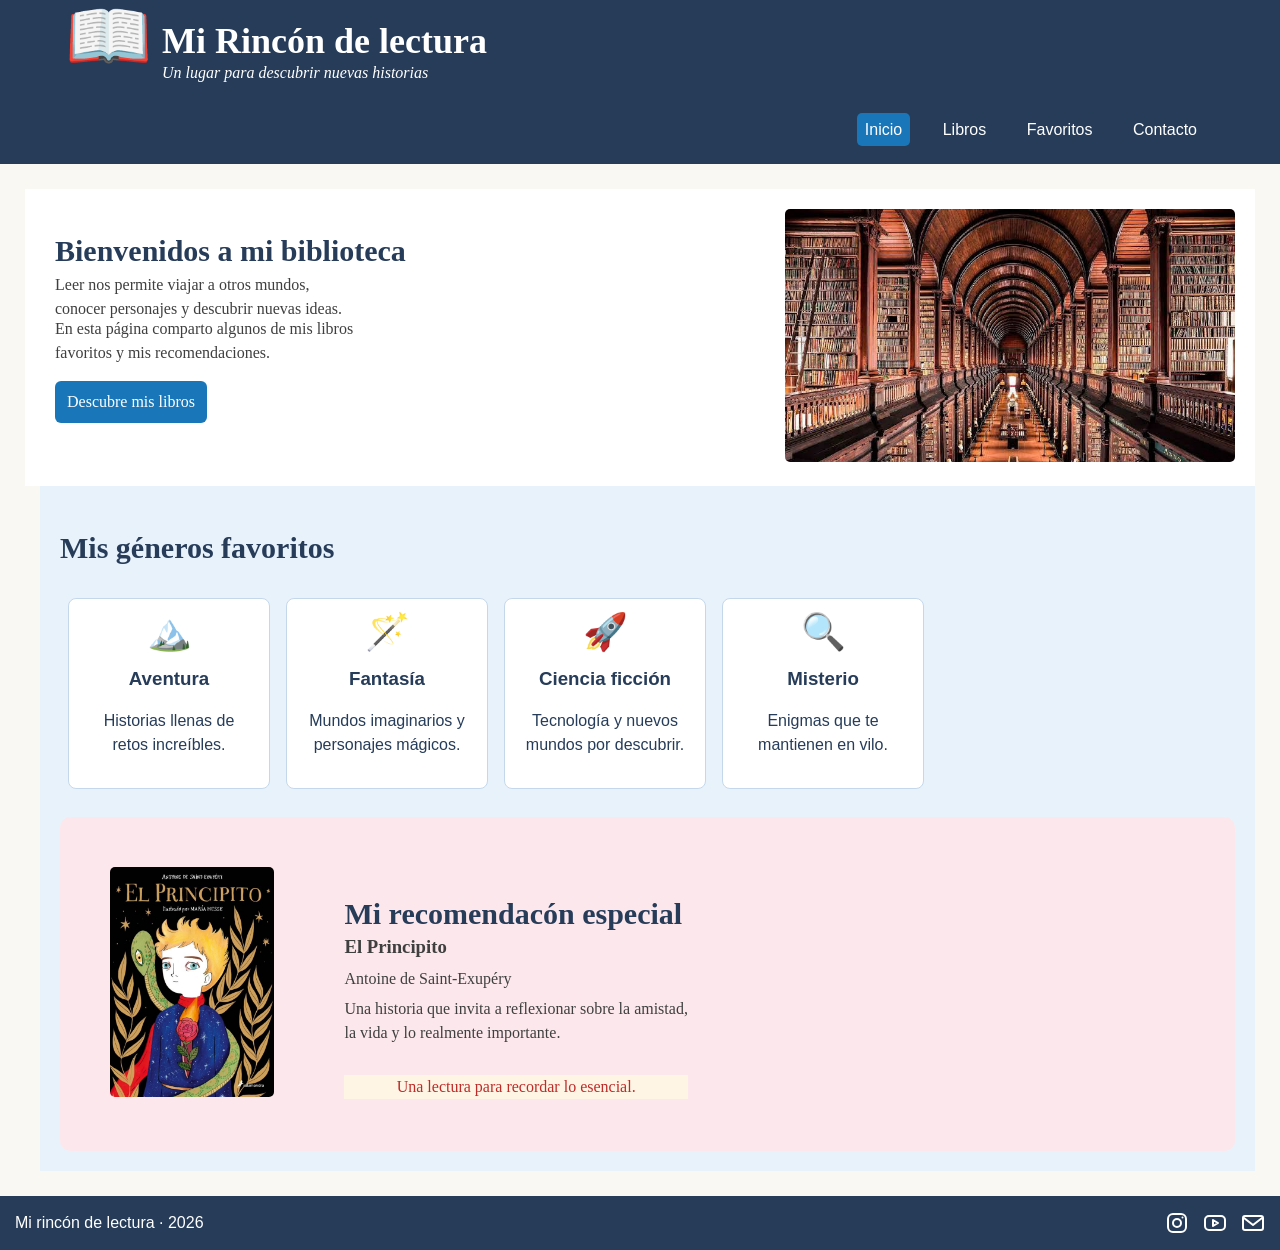
<file: index.html>
<!DOCTYPE html>
<html lang="en">

<head>
    <meta charset="UTF-8">
    <meta name="viewport" content="width=device-width, initial-scale=1.0">
    <title>Mi Rincón de Lectura</title>
    <link rel="stylesheet" href="css/styles.css">
</head>

<body>
    <header id="cabecera">
        <div class="identidad">
            <span class="icono-libro" aria-hidden="true">📖</span>
            <div>
                <h1>Mi Rincón de lectura</h1>
                <p>Un lugar para descubrir nuevas historias</p>
            </div>
        </div>
        <nav>
            <a href="index.html" class="activo">Inicio</a>
            <a href="libros.html"> Libros</a>
            <a href="#generos">Favoritos</a>
            <a href="mailto:bego.cesmedo@gmail.com">Contacto</a>
        </nav>
    </header>
    <main>
        <section id="inicio">
            <div class="inicio-izquierda">
                <h2>Bienvenidos a mi biblioteca</h2>
                <p>
                    Leer nos permite viajar a otros mundos,<br>
                    conocer personajes y descubrir nuevas ideas.
                </p>
                <p>
                    En esta página comparto algunos de mis libros<br>
                    favoritos y mis recomendaciones.
                </p>
                <a href="libros.html" class="boton">
                Descubre mis libros
                </a>
            </div>
            <div>
                <img src="img/biblioteca.jpg" alt="imagen biblioteca">
            </div>
        </section>

        <section id="generos">
            <div></div>
                <h2>Mis géneros favoritos</h2>
            </div>

            <div class="tarjetas">
            <div class="genero">
                <span class="icono-genero" aria-hidden="true">🏔️</span>
                <h3>Aventura</h3>
                <p>Historias llenas de retos increíbles.</p>
            </div>

            <div class="genero">
                <span class="icono-genero" aria-hidden="true">🪄</span>
                <h3>Fantasía</h3>
                <p>Mundos imaginarios y personajes mágicos.</p>
            </div>

            <div class="genero">
                <span class="icono-genero" aria-hidden="true">🚀</span>
                <h3>Ciencia ficción</h3>
                <p>Tecnología y nuevos mundos por descubrir.</p>
            </div>

            <div class="genero">
                <span class="icono-genero" aria-hidden="true">🔍</span>
                <h3>Misterio</h3>
                <p>Enigmas que te mantienen en vilo.</p>
            </div>
            </div>
            <section id="recomendacion">

                <div>
                    <img src="img/principito.webp" alt="Portada del libro El Principito" class="portada">
                </div>

                <div>
                    <h2>Mi recomendacón especial</h2>
                    <h3>El Principito</h3>
                    <p>Antoine de Saint-Exupéry</p>
                    <p>
                        Una historia que invita a reflexionar
                        sobre la amistad,<br> la vida y lo realmente importante.
                    </p>
                    <p class="cita">
                        Una lectura para recordar lo esencial.
                    </p>
                </div>
            </section>
    </main>
    <footer id="contacto">
        <p>Mi rincón de lectura · 2026</p>
        <div class="redes" aria-label="Redes sociales y correo">
            <span role="img" aria-label="Instagram"><svg viewBox="0 0 24 24" aria-hidden="true"><rect x="3" y="3" width="18" height="18" rx="5"/><circle cx="12" cy="12" r="4"/><circle cx="17.5" cy="6.5" r="1" fill="currentColor" stroke="none"/></svg></span>
            <span role="img" aria-label="YouTube"><svg viewBox="0 0 24 24" aria-hidden="true"><rect x="2" y="5" width="20" height="14" rx="4"/><path d="m10 9 5 3-5 3z"/></svg></span>
            <a href="mailto:bego.cesmedo@gmail.com" aria-label="Enviar correo"><svg viewBox="0 0 24 24" aria-hidden="true"><rect x="2" y="5" width="20" height="14" rx="2"/><path d="m3 7 9 7 9-7"/></svg></a>
        </div>
    </footer>
</body>

</html>
</file>
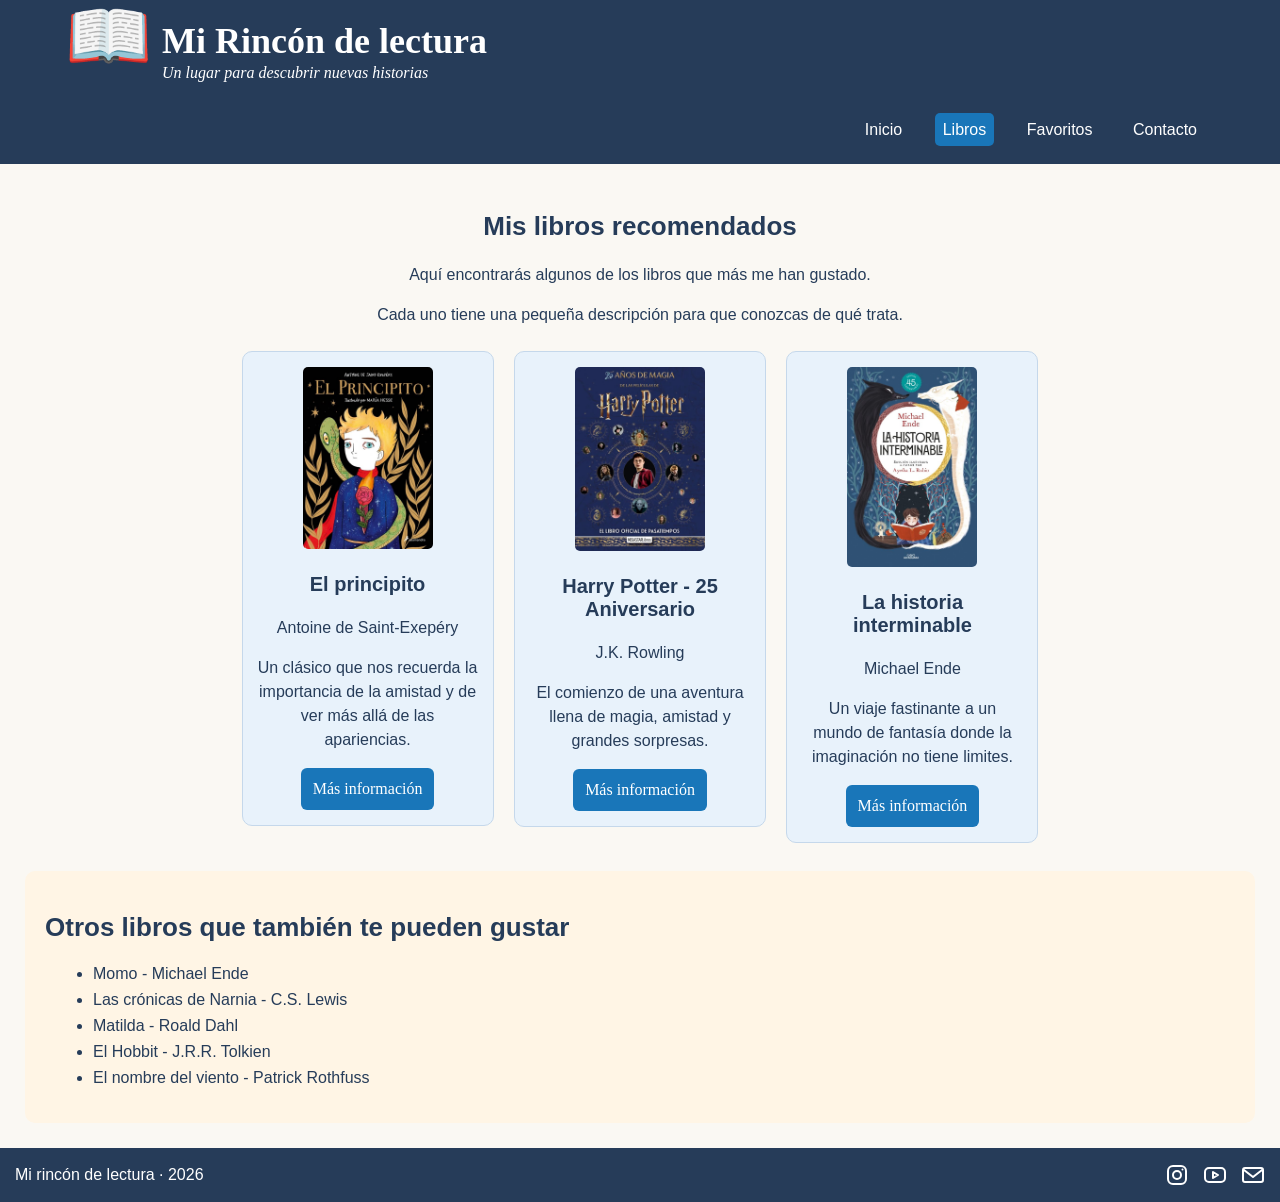
<file: libros.html>
<!doctype html>
<html lang="en">

<head>
    <meta charset="UTF-8" />
    <meta name="viewport" content="width=device-width, initial-scale=1.0" />
    <title>Mis Libros Recomendados</title>
    <link rel="stylesheet" href="css/styles.css" />
</head>

<body>
    <header id="cabecera">
        <div class="identidad">
            <span class="icono-libro" aria-hidden="true">📖</span>
            <div>
                <h1>Mi Rincón de lectura</h1>
                <p>Un lugar para descubrir nuevas historias</p>
            </div>
        </div>
        <nav>
            <a href="index.html">Inicio</a>
            <a href="libros.html" class="activo"> Libros</a>
            <a href="index.html#generos">Favoritos</a>
            <a href="mailto:bego.cesmedo@gmail.com">Contacto</a>
        </nav>
    </header>
    <main>
        <section id="catalogo">
            <h2>Mis libros recomendados</h2>
            <p>Aquí encontrarás algunos de los libros que más me han gustado.</p>
            <p>
                Cada uno tiene una pequeña descripción para que conozcas de qué trata.
            </p>

            <div class="tarjeta">
                <img src="img/principito.webp" alt="Portada de El Principito" class="portada" />
                <h3>El principito</h3>
                <p>Antoine de Saint-Exepéry</p>
                <p>
                    Un clásico que nos recuerda la importancia de la amistad y de ver
                    más allá de las apariencias.
                </p>
                <a href="https://es.wikipedia.org/wiki/El_principito" class="boton">
                    Más información
                </a>
            </div>

            <div class="tarjeta">
                <img src="img/harry-potter.webp" alt="Portada de Harry Potter" class="portada" />
                <h3>Harry Potter - 25 Aniversario</h3>
                <p>J.K. Rowling</p>
                <p>
                    El comienzo de una aventura llena de magia, 
                    amistad y grandes sorpresas.
                </p>
                <a href="https://es.wikipedia.org/wiki/Harry_Potter_y_la_piedra_filosofal" class="boton">
                    Más información
                </a>
            </div>

            <div class="tarjeta">
                <img src="img/historia-interminable.webp" alt="Portada de La historia interminable" class="portada" />
                <h3>La historia interminable</h3>
                <p>Michael Ende</p>
                <p>
                    Un viaje fastinante a un mundo de fantasía
                    donde la imaginación no tiene limites.
                </p>
                <a href="https://es.wikipedia.org/wiki/La_historia_interminable" class="boton">
                    Más información
                </a>
            </div>
        </section>

        <section id="otros-libros">
            <h2>Otros libros que también te pueden gustar</h2>

            <ul>
                <li>Momo - Michael Ende</li>
                <li>Las crónicas de Narnia - C.S. Lewis</li>
                <li>Matilda - Roald Dahl</li>
                <li>El Hobbit - J.R.R. Tolkien</li>
                <li>El nombre del viento - Patrick Rothfuss</li>
            </ul>
        </section>
    </main>
    <footer id="contacto">
        <p>Mi rincón de lectura · 2026</p>
        <div class="redes" aria-label="Redes sociales y correo">
            <span role="img" aria-label="Instagram"><svg viewBox="0 0 24 24" aria-hidden="true"><rect x="3" y="3" width="18" height="18" rx="5"/><circle cx="12" cy="12" r="4"/><circle cx="17.5" cy="6.5" r="1" fill="currentColor" stroke="none"/></svg></span>
            <span role="img" aria-label="YouTube"><svg viewBox="0 0 24 24" aria-hidden="true"><rect x="2" y="5" width="20" height="14" rx="4"/><path d="m10 9 5 3-5 3z"/></svg></span>
            <a href="mailto:bego.cesmedo@gmail.com" aria-label="Enviar correo"><svg viewBox="0 0 24 24" aria-hidden="true"><rect x="2" y="5" width="20" height="14" rx="2"/><path d="m3 7 9 7 9-7"/></svg></a>
        </div>
    </footer>
</body>

</html>
</file>
<file: css/styles.css>
body{
    font-family: Arial, Helvetica, sans-serif;
    background-color: #faf8f3;
    color: #263c59;
    margin: 0;
}

main{
    padding: 25px;
}

h2{
    color: #263c59;
    font-size: 26px;
}

p{
    line-height: 1.5;
}

#cabecera{
    display: flex;
    flex-direction: column;
    align-items: flex-start;
    background-color: #263c59;
    color: white;
    text-align: center;
    padding: 25px;
}

#cabecera h1{
    font-size:36px;
    font-family:'Times New Roman', Times, serif;
    margin-top: -5px;
    margin-left: 10px;
    text-align: left;
}

#cabecera p{
    font-style: italic;
    font-family: 'Times New Roman', Times, serif;
    text-align: left;
    margin-top: -25px;
    margin-left: 10px;


}

.icono-libro{
    font-size: 70px;
    margin-top: -30px;
    margin-left: 40px;
}

.identidad{
    display: flex;
}




/*NAVEGACIÓN*/
nav{
    margin-top: 20px;
    align-self: flex-end;
    text-align: right;
    margin-right: 40px;

}

nav a{
    color: white;
    text-decoration: none;
    margin:10px;
    padding: 8px;
}

nav a:hover{
    background-color: #1976b9;
    border-radius: 5px;
}

nav a.activo{
    background-color: #1976b9;
    border-radius: 5px;
}

/*BIENVENIDA*/

#inicio{
    display: flex;
    padding: 20px;
    background-color: white;
}
.inicio-izquierda{
    margin-left: 10px;
}

#inicio h2{
font-size: 30px;
font-family: 'Times New Roman', Times, serif;
}

#inicio p{
    font-family: 'Times New Roman', Times, serif;
    color: rgb(63, 63, 63);
    margin-top: -20px;

}

#inicio > div:last-child{
    margin-left: auto;
}

#inicio img{
    width: 450px;
    border-radius: 5px;

}

.boton{
    font-family: 'Times New Roman', Times, serif;
    display: inline-block;
    background-color: #1976b9;
    color: white;
    padding: 12px;
    text-decoration: none;
    border-radius: 6px;
}

/*GÉNEROS LITERARIOS*/

#generos{
    background-color: #e8f2fb;
    padding: 20px;
    margin-left: 15px;
    text-align: left;
    
}

#generos h2{
    font-family: 'Times New Roman', Times, serif;
    font-size: 30px;
}


.genero{
    display: inline-block;
    vertical-align: top;
    background-color: white;
    width: 170px;
    min-height: 130px;
    margin: 8px;
    padding: 15px;
    border: 1px solid #c5d8eb;
    border-radius: 8px;
    text-align: center;
}

.tarjetas{
    display: flex;

}

.icono-genero{
    display: block;
    font-size: 36px;
    line-height: 1;
}

.genero h3{
    color: #263c59;

}

#recomendacion{
    display: flex;
    gap: 40px;
    background-color: #fce8ec;
    padding: 20px;
    margin-top: 20px;
    border-radius: 10px;
}

#recomendacion img{
    width: auto;
    height: 230px;
    margin: 30px;
}

#recomendacion h2{
    margin-top: 60px;
}

#recomendacion h3{
    font-family: 'Times New Roman', Times, serif;
    color: rgb(63, 63, 63);
    margin-top: -20px;
}

#recomendacion p{
    font-family: 'Times New Roman', Times, serif;
    color: rgb(63, 63, 63);
    margin-top: -10px;

}

#recomendacion .cita{
    color: #b00000d3;
    text-align: center;
    margin: 30px auto 0;
    background-color: #fff5e5;
}

.portada{
    width: 130px;
    border-radius: 5px;
}
/*CATÁLOGO*/
#catalogo{
    text-align: center;
}

.tarjeta{
    display: inline-block;
    vertical-align: top;
    width: 220px;
    min-height: 420px;
    background-color: #e8f2fb;
    border: 1px solid #c5d8eb;
    border-radius: 10px;
    padding: 15px;
    margin:8px;
    text-align: center;
}

.tarjeta h3{
    font-size: 20px;
}

.tarjeta p{

}

/*OTROS LIBROS*/
#otros-libros{
    background-color: #fff5e5;
    padding: 20px;
    margin-top: 20px;
    border-radius: 10px;
}

#otros-libros li{
    margin: 8px;
}


/*FOOTER*/
footer{
    display: flex;
    align-items: center;
    background-color: #263c59;
    color: white;
    text-align: center;
    padding: 15px;
}

footer a{
    color: white;
}

footer p{
    margin-right: -50px;
    justify-content: right;
    text-align:center;
    margin: 0;
}

.redes{
    display: flex;
    align-items: center;
    gap: 14px;
    margin-left: auto;
    color: white;
}

footer a{
    color: white;
}

.redes svg{
    display: block;
    width: 24px;
    height: 24px;
    fill: none;
    stroke: currentColor;
    stroke-width: 2;
    stroke-linecap: round;
    stroke-linejoin: round;
}
</file>
